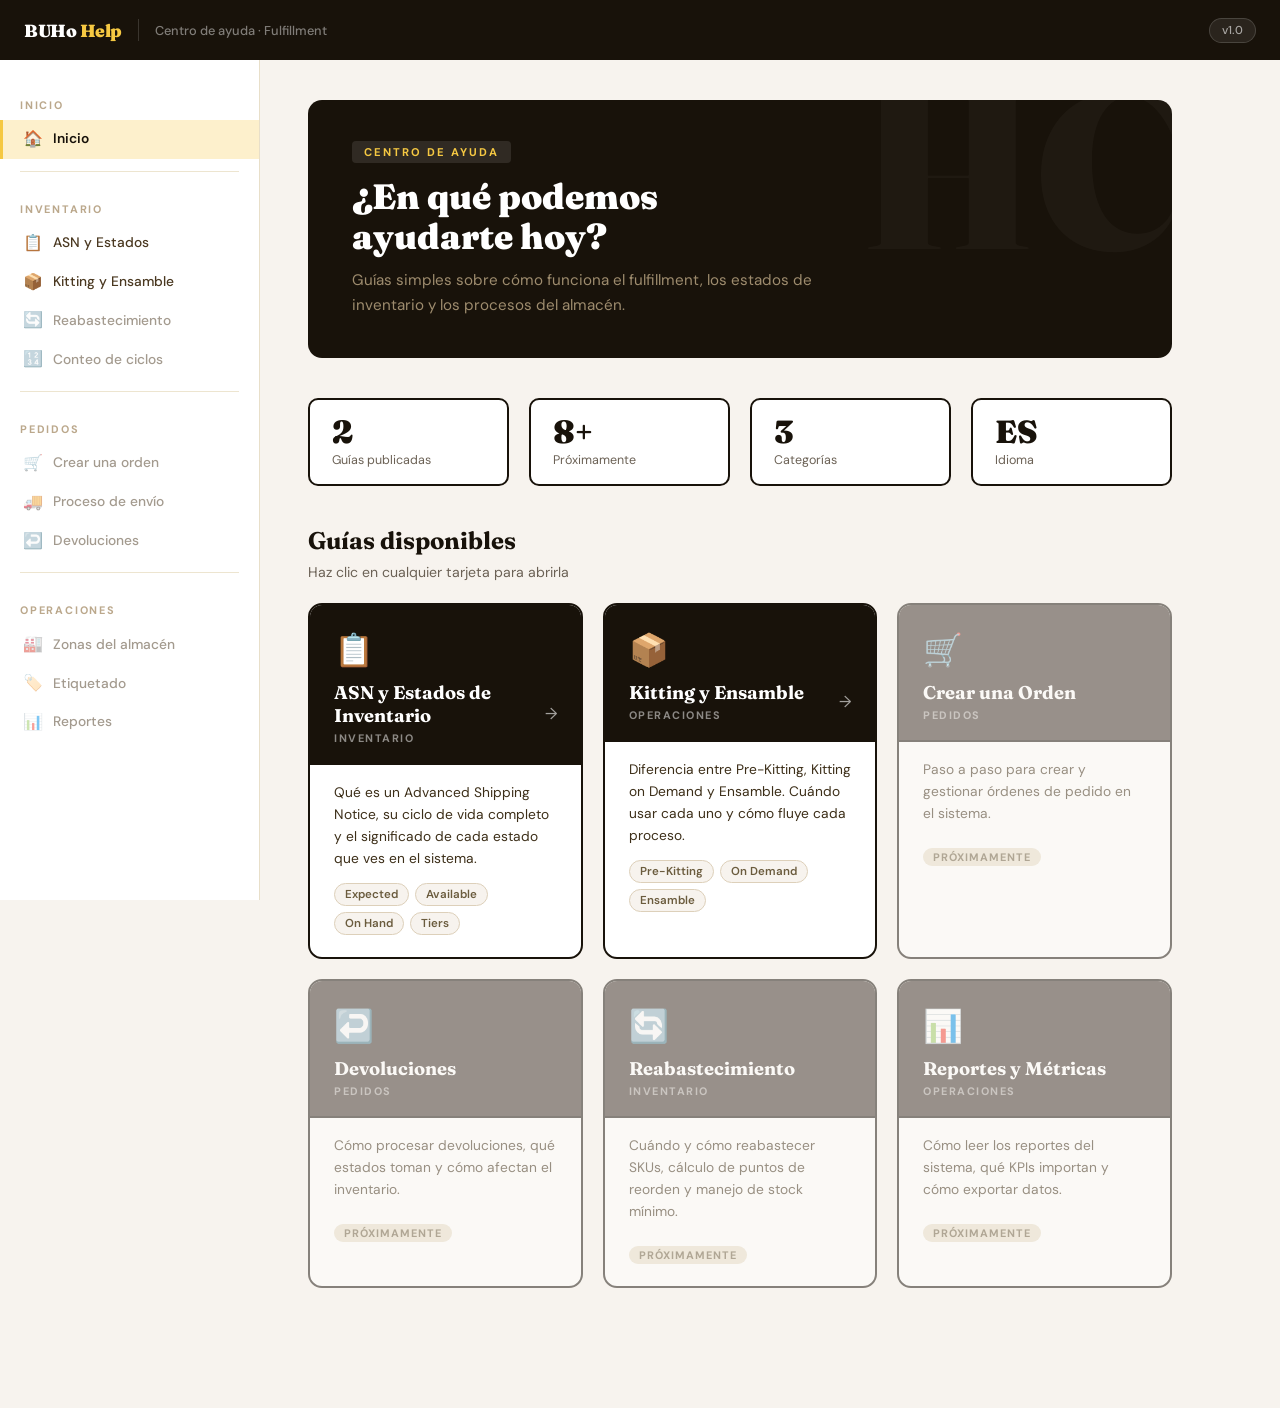
<file: index.html>
<!DOCTYPE html>
<html lang="es">
<head>
<meta charset="UTF-8">
<meta name="viewport" content="width=device-width, initial-scale=1.0">
<title>Help Center · Fulfillment</title>
<link rel="stylesheet" href="style.css">
</head>
<body>

<!-- TOPBAR -->
<nav class="topbar">
  <a class="topbar-logo" href="index.html">BUHo <span>Help</span></a>
  <div class="topbar-divider"></div>
  <span class="topbar-section">Centro de ayuda · Fulfillment</span>
  <div class="topbar-right">
    <span class="topbar-badge">v1.0</span>
  </div>
</nav>

<!-- SIDEBAR -->
<aside class="sidebar">
  <div class="sidebar-section-label">Inicio</div>
  <a href="index.html" class="active"><span class="icon">🏠</span> Inicio</a>

  <div class="sidebar-divider"></div>
  <div class="sidebar-section-label">Inventario</div>
  <a href="asn.html"><span class="icon">📋</span> ASN y Estados</a>
  <a href="kitting.html"><span class="icon">📦</span> Kitting y Ensamble</a>
  <a href="#" class="coming-soon"><span class="icon">🔄</span> Reabastecimiento</a>
  <a href="#" class="coming-soon"><span class="icon">🔢</span> Conteo de ciclos</a>

  <div class="sidebar-divider"></div>
  <div class="sidebar-section-label">Pedidos</div>
  <a href="#" class="coming-soon"><span class="icon">🛒</span> Crear una orden</a>
  <a href="#" class="coming-soon"><span class="icon">🚚</span> Proceso de envío</a>
  <a href="#" class="coming-soon"><span class="icon">↩️</span> Devoluciones</a>

  <div class="sidebar-divider"></div>
  <div class="sidebar-section-label">Operaciones</div>
  <a href="#" class="coming-soon"><span class="icon">🏭</span> Zonas del almacén</a>
  <a href="#" class="coming-soon"><span class="icon">🏷️</span> Etiquetado</a>
  <a href="#" class="coming-soon"><span class="icon">📊</span> Reportes</a>
</aside>

<!-- MAIN -->
<main class="main">

  <div class="page-hero" data-bg="HC">
    <div class="page-hero-tag">Centro de Ayuda</div>
    <h1>¿En qué podemos<br>ayudarte hoy?</h1>
    <p>Guías simples sobre cómo funciona el fulfillment, los estados de inventario y los procesos del almacén.</p>
  </div>

  <!-- STATS -->
  <div class="stats-bar">
    <div class="stat">
      <div class="stat-num">2</div>
      <div class="stat-label">Guías publicadas</div>
    </div>
    <div class="stat">
      <div class="stat-num">8+</div>
      <div class="stat-label">Próximamente</div>
    </div>
    <div class="stat">
      <div class="stat-num">3</div>
      <div class="stat-label">Categorías</div>
    </div>
    <div class="stat">
      <div class="stat-num">ES</div>
      <div class="stat-label">Idioma</div>
    </div>
  </div>

  <h2 class="section-heading">Guías disponibles</h2>
  <p class="section-sub">Haz clic en cualquier tarjeta para abrirla</p>

  <div class="home-grid">

    <!-- ASN -->
    <a href="asn.html" class="home-card">
      <div class="home-card-header" style="background:#18120A">
        <span class="home-card-icon">📋</span>
        <div style="display:flex;align-items:center;justify-content:space-between">
          <div>
            <div class="home-card-title">ASN y Estados de Inventario</div>
            <div class="home-card-cat">Inventario</div>
          </div>
          <div class="home-card-arrow">→</div>
        </div>
      </div>
      <div class="home-card-body">
        <p class="home-card-desc">Qué es un Advanced Shipping Notice, su ciclo de vida completo y el significado de cada estado que ves en el sistema.</p>
        <div class="home-card-tags">
          <span class="home-card-tag">Expected</span>
          <span class="home-card-tag">Available</span>
          <span class="home-card-tag">On Hand</span>
          <span class="home-card-tag">Tiers</span>
        </div>
      </div>
    </a>

    <!-- Kitting -->
    <a href="kitting.html" class="home-card">
      <div class="home-card-header" style="background:#18120A">
        <span class="home-card-icon">📦</span>
        <div style="display:flex;align-items:center;justify-content:space-between">
          <div>
            <div class="home-card-title">Kitting y Ensamble</div>
            <div class="home-card-cat">Operaciones</div>
          </div>
          <div class="home-card-arrow">→</div>
        </div>
      </div>
      <div class="home-card-body">
        <p class="home-card-desc">Diferencia entre Pre-Kitting, Kitting on Demand y Ensamble. Cuándo usar cada uno y cómo fluye cada proceso.</p>
        <div class="home-card-tags">
          <span class="home-card-tag">Pre-Kitting</span>
          <span class="home-card-tag">On Demand</span>
          <span class="home-card-tag">Ensamble</span>
        </div>
      </div>
    </a>

    <!-- Coming soon cards -->
    <div class="home-card coming-soon">
      <div class="home-card-header" style="background:#3C3028">
        <span class="home-card-icon">🛒</span>
        <div>
          <div class="home-card-title">Crear una Orden</div>
          <div class="home-card-cat">Pedidos</div>
        </div>
      </div>
      <div class="home-card-body">
        <p class="home-card-desc">Paso a paso para crear y gestionar órdenes de pedido en el sistema.</p>
        <span class="coming-badge">Próximamente</span>
      </div>
    </div>

    <div class="home-card coming-soon">
      <div class="home-card-header" style="background:#3C3028">
        <span class="home-card-icon">↩️</span>
        <div>
          <div class="home-card-title">Devoluciones</div>
          <div class="home-card-cat">Pedidos</div>
        </div>
      </div>
      <div class="home-card-body">
        <p class="home-card-desc">Cómo procesar devoluciones, qué estados toman y cómo afectan el inventario.</p>
        <span class="coming-badge">Próximamente</span>
      </div>
    </div>

    <div class="home-card coming-soon">
      <div class="home-card-header" style="background:#3C3028">
        <span class="home-card-icon">🔄</span>
        <div>
          <div class="home-card-title">Reabastecimiento</div>
          <div class="home-card-cat">Inventario</div>
        </div>
      </div>
      <div class="home-card-body">
        <p class="home-card-desc">Cuándo y cómo reabastecer SKUs, cálculo de puntos de reorden y manejo de stock mínimo.</p>
        <span class="coming-badge">Próximamente</span>
      </div>
    </div>

    <div class="home-card coming-soon">
      <div class="home-card-header" style="background:#3C3028">
        <span class="home-card-icon">📊</span>
        <div>
          <div class="home-card-title">Reportes y Métricas</div>
          <div class="home-card-cat">Operaciones</div>
        </div>
      </div>
      <div class="home-card-body">
        <p class="home-card-desc">Cómo leer los reportes del sistema, qué KPIs importan y cómo exportar datos.</p>
        <span class="coming-badge">Próximamente</span>
      </div>
    </div>

  </div>
</main>

</body>
</html>
</file>
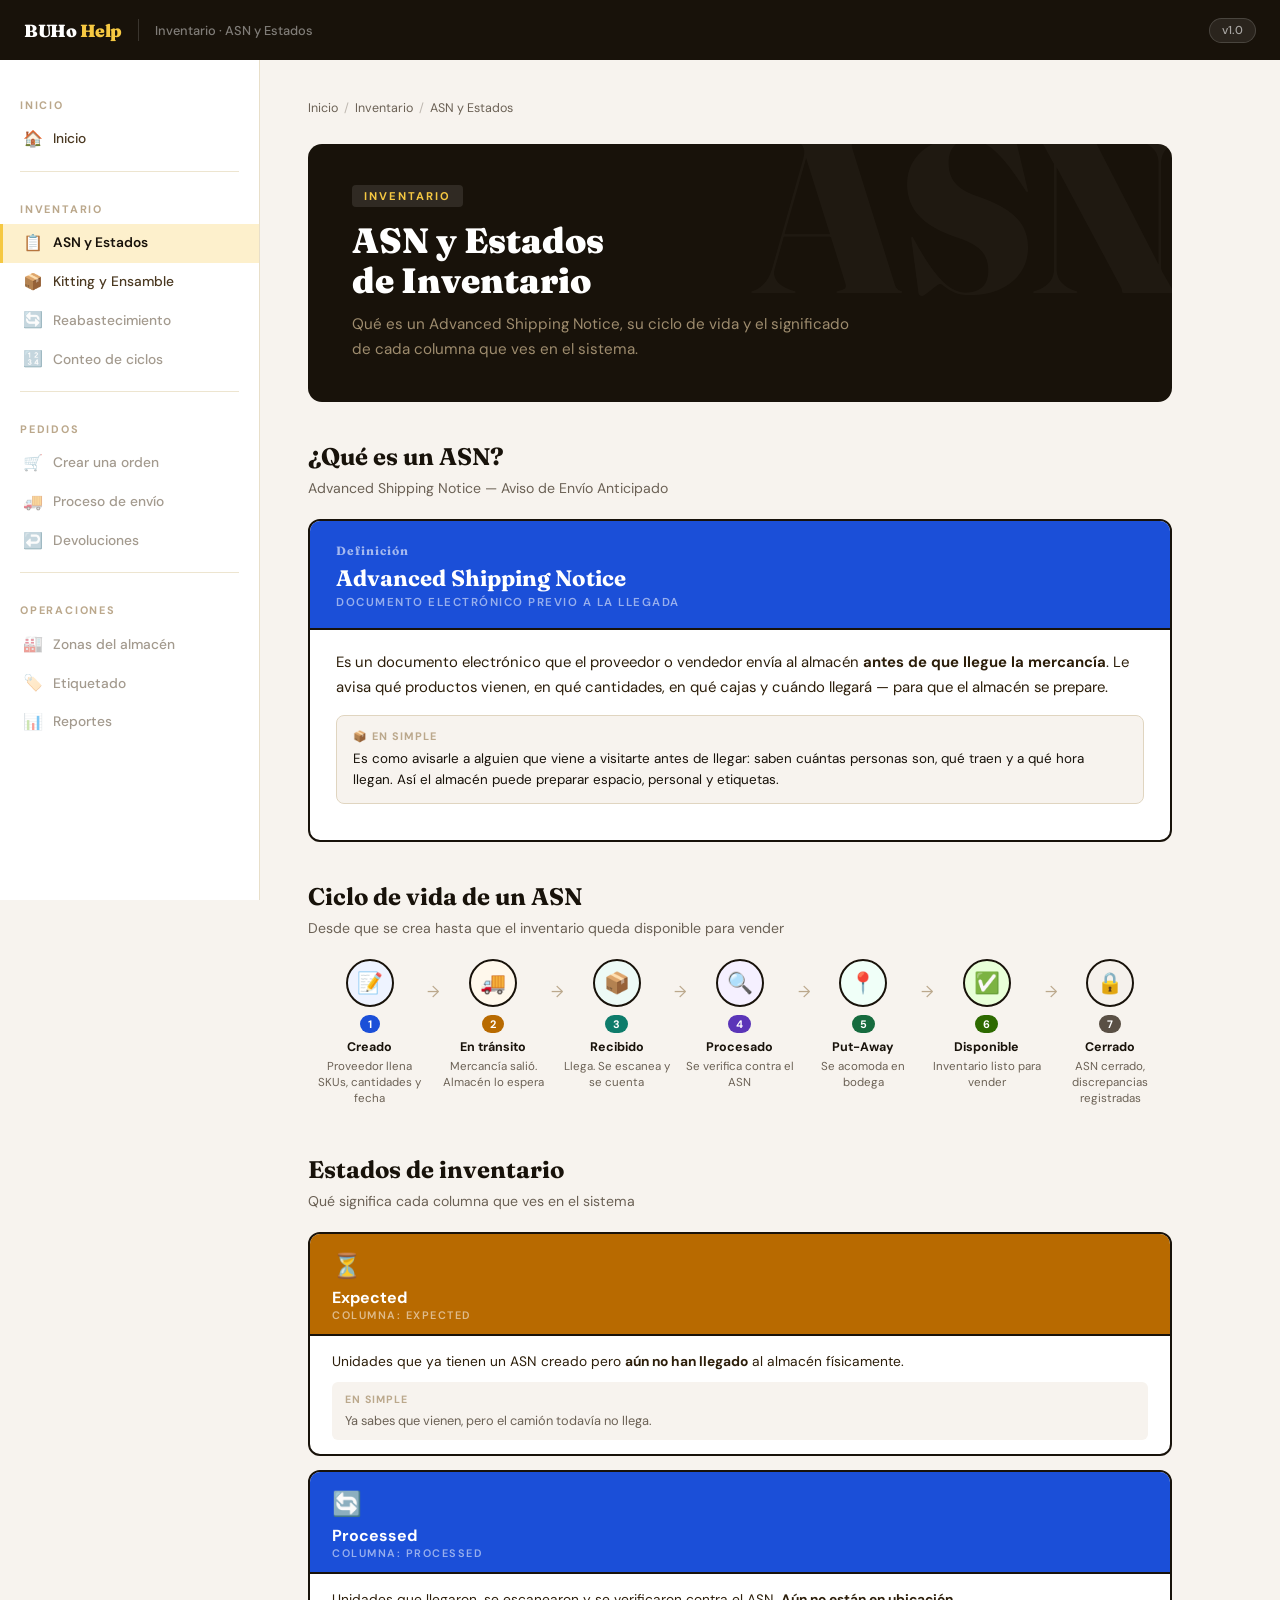
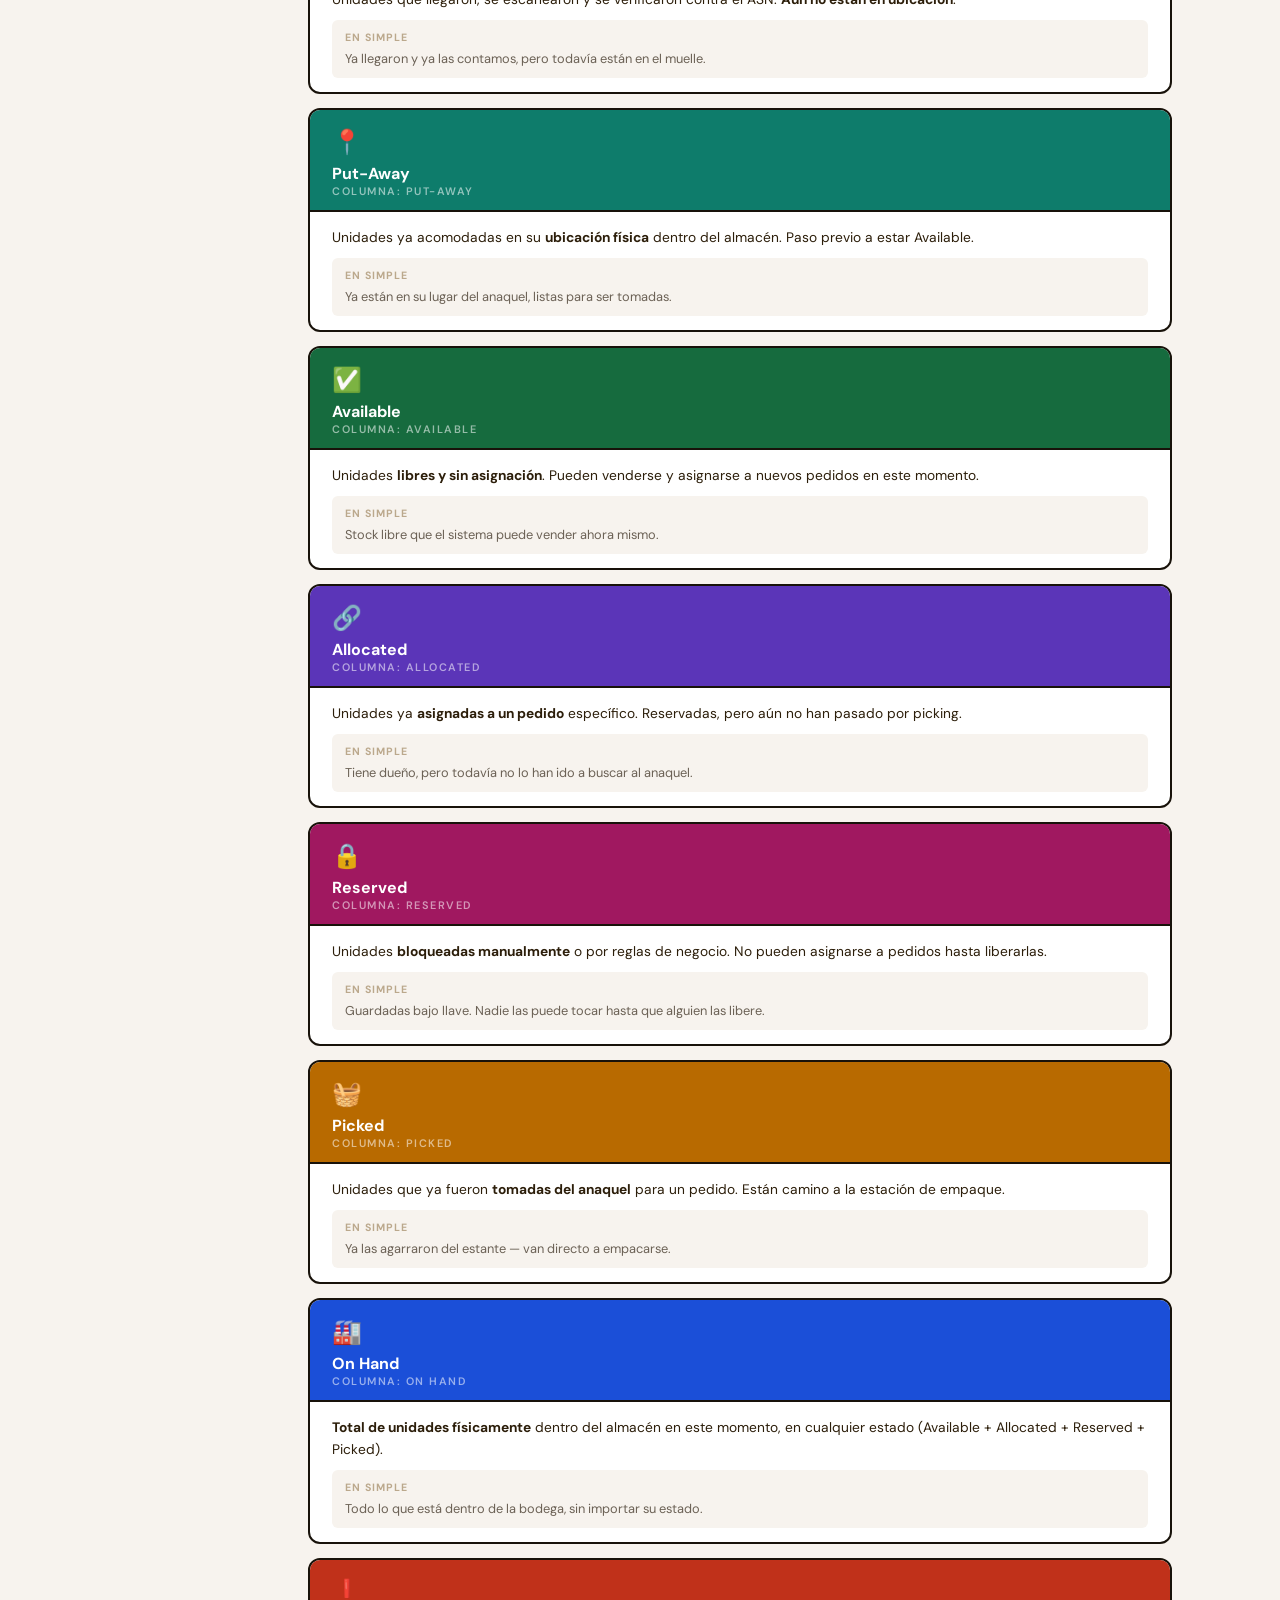
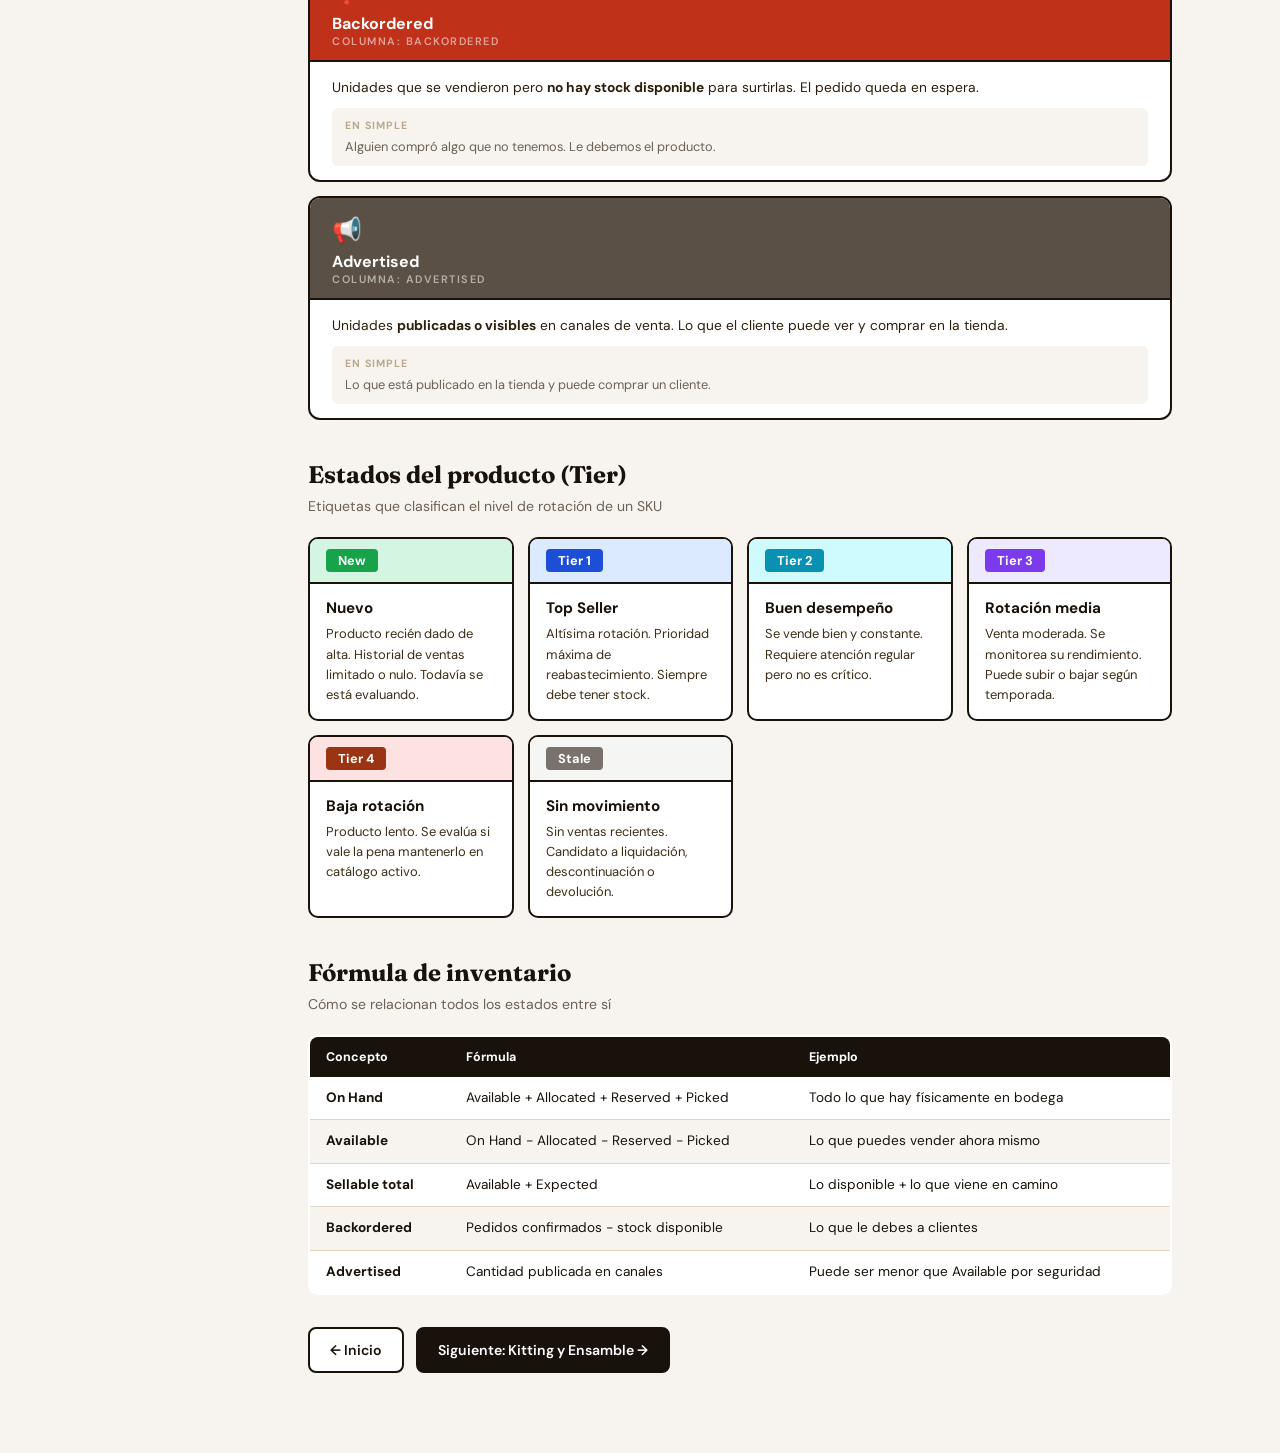
<file: asn.html>
<!DOCTYPE html>
<html lang="es">
<head>
<meta charset="UTF-8">
<meta name="viewport" content="width=device-width, initial-scale=1.0">
<title>ASN y Estados de Inventario · Help Center</title>
<link rel="stylesheet" href="style.css">
</head>
<body>

<nav class="topbar">
  <a class="topbar-logo" href="index.html">BUHo <span>Help</span></a>
  <div class="topbar-divider"></div>
  <span class="topbar-section">Inventario · ASN y Estados</span>
  <div class="topbar-right">
    <span class="topbar-badge">v1.0</span>
  </div>
</nav>

<aside class="sidebar">
  <div class="sidebar-section-label">Inicio</div>
  <a href="index.html"><span class="icon">🏠</span> Inicio</a>

  <div class="sidebar-divider"></div>
  <div class="sidebar-section-label">Inventario</div>
  <a href="asn.html" class="active"><span class="icon">📋</span> ASN y Estados</a>
  <a href="kitting.html"><span class="icon">📦</span> Kitting y Ensamble</a>
  <a href="#" class="coming-soon"><span class="icon">🔄</span> Reabastecimiento</a>
  <a href="#" class="coming-soon"><span class="icon">🔢</span> Conteo de ciclos</a>

  <div class="sidebar-divider"></div>
  <div class="sidebar-section-label">Pedidos</div>
  <a href="#" class="coming-soon"><span class="icon">🛒</span> Crear una orden</a>
  <a href="#" class="coming-soon"><span class="icon">🚚</span> Proceso de envío</a>
  <a href="#" class="coming-soon"><span class="icon">↩️</span> Devoluciones</a>

  <div class="sidebar-divider"></div>
  <div class="sidebar-section-label">Operaciones</div>
  <a href="#" class="coming-soon"><span class="icon">🏭</span> Zonas del almacén</a>
  <a href="#" class="coming-soon"><span class="icon">🏷️</span> Etiquetado</a>
  <a href="#" class="coming-soon"><span class="icon">📊</span> Reportes</a>
</aside>

<main class="main">

  <div class="breadcrumb">
    <a href="index.html">Inicio</a>
    <span class="sep">/</span>
    <a href="#">Inventario</a>
    <span class="sep">/</span>
    <span>ASN y Estados</span>
  </div>

  <div class="page-hero" data-bg="ASN">
    <div class="page-hero-tag">Inventario</div>
    <h1>ASN y Estados<br>de Inventario</h1>
    <p>Qué es un Advanced Shipping Notice, su ciclo de vida y el significado de cada columna que ves en el sistema.</p>
  </div>

  <!-- DEFINICION -->
  <h2 class="section-heading">¿Qué es un ASN?</h2>
  <p class="section-sub">Advanced Shipping Notice — Aviso de Envío Anticipado</p>

  <div class="concept-card">
    <div class="concept-header" style="background:#1B4FD8">
      <div class="num">Definición</div>
      <div class="title">Advanced Shipping Notice</div>
      <div class="subtitle">Documento electrónico previo a la llegada</div>
    </div>
    <div class="concept-body">
      <p class="concept-def">Es un documento electrónico que el proveedor o vendedor envía al almacén <strong>antes de que llegue la mercancía</strong>. Le avisa qué productos vienen, en qué cantidades, en qué cajas y cuándo llegará — para que el almacén se prepare.</p>
      <div class="concept-analogy">
        <strong>📦 En simple</strong>
        Es como avisarle a alguien que viene a visitarte antes de llegar: saben cuántas personas son, qué traen y a qué hora llegan. Así el almacén puede preparar espacio, personal y etiquetas.
      </div>
    </div>
  </div>

  <!-- LIFECYCLE -->
  <h2 class="section-heading" style="margin-top:40px">Ciclo de vida de un ASN</h2>
  <p class="section-sub">Desde que se crea hasta que el inventario queda disponible para vender</p>

  <div class="lifecycle">
    <div class="lc-step">
      <div class="lc-dot" style="background:#EEF3FF">📝</div>
      <span class="lc-num" style="background:#1B4FD8">1</span>
      <div class="lc-name">Creado</div>
      <div class="lc-desc">Proveedor llena SKUs, cantidades y fecha</div>
    </div>
    <div class="lc-step">
      <div class="lc-dot" style="background:#FFF8EC">🚚</div>
      <span class="lc-num" style="background:#B86A00">2</span>
      <div class="lc-name">En tránsito</div>
      <div class="lc-desc">Mercancía salió. Almacén lo espera</div>
    </div>
    <div class="lc-step">
      <div class="lc-dot" style="background:#EDFAF6">📦</div>
      <span class="lc-num" style="background:#0E7C6B">3</span>
      <div class="lc-name">Recibido</div>
      <div class="lc-desc">Llega. Se escanea y se cuenta</div>
    </div>
    <div class="lc-step">
      <div class="lc-dot" style="background:#F5F0FF">🔍</div>
      <span class="lc-num" style="background:#5B35B8">4</span>
      <div class="lc-name">Procesado</div>
      <div class="lc-desc">Se verifica contra el ASN</div>
    </div>
    <div class="lc-step">
      <div class="lc-dot" style="background:#F0FFF8">📍</div>
      <span class="lc-num" style="background:#166B3E">5</span>
      <div class="lc-name">Put-Away</div>
      <div class="lc-desc">Se acomoda en bodega</div>
    </div>
    <div class="lc-step">
      <div class="lc-dot" style="background:#E8FFD8">✅</div>
      <span class="lc-num" style="background:#2D6A00">6</span>
      <div class="lc-name">Disponible</div>
      <div class="lc-desc">Inventario listo para vender</div>
    </div>
    <div class="lc-step">
      <div class="lc-dot" style="background:#F5F1EC">🔒</div>
      <span class="lc-num" style="background:#5A5045">7</span>
      <div class="lc-name">Cerrado</div>
      <div class="lc-desc">ASN cerrado, discrepancias registradas</div>
    </div>
  </div>

  <!-- ESTADOS -->
  <h2 class="section-heading">Estados de inventario</h2>
  <p class="section-sub">Qué significa cada columna que ves en el sistema</p>

  <div class="state-card">
    <div class="state-header" style="background:#B86A00">
      <span class="icon">⏳</span>
      <div class="name">Expected</div>
      <div class="col-label">Columna: Expected</div>
    </div>
    <div class="state-body">
      <p class="state-def">Unidades que ya tienen un ASN creado pero <strong>aún no han llegado</strong> al almacén físicamente.</p>
      <div class="state-analogy"><strong>En simple</strong>Ya sabes que vienen, pero el camión todavía no llega.</div>
    </div>
  </div>

  <div class="state-card">
    <div class="state-header" style="background:#1B4FD8">
      <span class="icon">🔄</span>
      <div class="name">Processed</div>
      <div class="col-label">Columna: Processed</div>
    </div>
    <div class="state-body">
      <p class="state-def">Unidades que llegaron, se escanearon y se verificaron contra el ASN. <strong>Aún no están en ubicación</strong>.</p>
      <div class="state-analogy"><strong>En simple</strong>Ya llegaron y ya las contamos, pero todavía están en el muelle.</div>
    </div>
  </div>

  <div class="state-card">
    <div class="state-header" style="background:#0E7C6B">
      <span class="icon">📍</span>
      <div class="name">Put-Away</div>
      <div class="col-label">Columna: Put-Away</div>
    </div>
    <div class="state-body">
      <p class="state-def">Unidades ya acomodadas en su <strong>ubicación física</strong> dentro del almacén. Paso previo a estar Available.</p>
      <div class="state-analogy"><strong>En simple</strong>Ya están en su lugar del anaquel, listas para ser tomadas.</div>
    </div>
  </div>

  <div class="state-card">
    <div class="state-header" style="background:#166B3E">
      <span class="icon">✅</span>
      <div class="name">Available</div>
      <div class="col-label">Columna: Available</div>
    </div>
    <div class="state-body">
      <p class="state-def">Unidades <strong>libres y sin asignación</strong>. Pueden venderse y asignarse a nuevos pedidos en este momento.</p>
      <div class="state-analogy"><strong>En simple</strong>Stock libre que el sistema puede vender ahora mismo.</div>
    </div>
  </div>

  <div class="state-card">
    <div class="state-header" style="background:#5B35B8">
      <span class="icon">🔗</span>
      <div class="name">Allocated</div>
      <div class="col-label">Columna: Allocated</div>
    </div>
    <div class="state-body">
      <p class="state-def">Unidades ya <strong>asignadas a un pedido</strong> específico. Reservadas, pero aún no han pasado por picking.</p>
      <div class="state-analogy"><strong>En simple</strong>Tiene dueño, pero todavía no lo han ido a buscar al anaquel.</div>
    </div>
  </div>

  <div class="state-card">
    <div class="state-header" style="background:#A01860">
      <span class="icon">🔒</span>
      <div class="name">Reserved</div>
      <div class="col-label">Columna: Reserved</div>
    </div>
    <div class="state-body">
      <p class="state-def">Unidades <strong>bloqueadas manualmente</strong> o por reglas de negocio. No pueden asignarse a pedidos hasta liberarlas.</p>
      <div class="state-analogy"><strong>En simple</strong>Guardadas bajo llave. Nadie las puede tocar hasta que alguien las libere.</div>
    </div>
  </div>

  <div class="state-card">
    <div class="state-header" style="background:#B86A00">
      <span class="icon">🧺</span>
      <div class="name">Picked</div>
      <div class="col-label">Columna: Picked</div>
    </div>
    <div class="state-body">
      <p class="state-def">Unidades que ya fueron <strong>tomadas del anaquel</strong> para un pedido. Están camino a la estación de empaque.</p>
      <div class="state-analogy"><strong>En simple</strong>Ya las agarraron del estante — van directo a empacarse.</div>
    </div>
  </div>

  <div class="state-card">
    <div class="state-header" style="background:#1B4FD8">
      <span class="icon">🏭</span>
      <div class="name">On Hand</div>
      <div class="col-label">Columna: On Hand</div>
    </div>
    <div class="state-body">
      <p class="state-def"><strong>Total de unidades físicamente</strong> dentro del almacén en este momento, en cualquier estado (Available + Allocated + Reserved + Picked).</p>
      <div class="state-analogy"><strong>En simple</strong>Todo lo que está dentro de la bodega, sin importar su estado.</div>
    </div>
  </div>

  <div class="state-card">
    <div class="state-header" style="background:#C0311A">
      <span class="icon">❗</span>
      <div class="name">Backordered</div>
      <div class="col-label">Columna: Backordered</div>
    </div>
    <div class="state-body">
      <p class="state-def">Unidades que se vendieron pero <strong>no hay stock disponible</strong> para surtirlas. El pedido queda en espera.</p>
      <div class="state-analogy"><strong>En simple</strong>Alguien compró algo que no tenemos. Le debemos el producto.</div>
    </div>
  </div>

  <div class="state-card">
    <div class="state-header" style="background:#5A5045">
      <span class="icon">📢</span>
      <div class="name">Advertised</div>
      <div class="col-label">Columna: Advertised</div>
    </div>
    <div class="state-body">
      <p class="state-def">Unidades <strong>publicadas o visibles</strong> en canales de venta. Lo que el cliente puede ver y comprar en la tienda.</p>
      <div class="state-analogy"><strong>En simple</strong>Lo que está publicado en la tienda y puede comprar un cliente.</div>
    </div>
  </div>

  <!-- TIERS -->
  <h2 class="section-heading">Estados del producto (Tier)</h2>
  <p class="section-sub">Etiquetas que clasifican el nivel de rotación de un SKU</p>

  <div class="tier-grid">
    <div class="tier-card">
      <div class="tier-badge-bar" style="background:#D4F5E2">
        <span class="tier-badge" style="background:#16A34A">New</span>
      </div>
      <div class="tier-body">
        <div class="tier-title">Nuevo</div>
        <div class="tier-desc">Producto recién dado de alta. Historial de ventas limitado o nulo. Todavía se está evaluando.</div>
      </div>
    </div>
    <div class="tier-card">
      <div class="tier-badge-bar" style="background:#DBEAFE">
        <span class="tier-badge" style="background:#1D4ED8">Tier 1</span>
      </div>
      <div class="tier-body">
        <div class="tier-title">Top Seller</div>
        <div class="tier-desc">Altísima rotación. Prioridad máxima de reabastecimiento. Siempre debe tener stock.</div>
      </div>
    </div>
    <div class="tier-card">
      <div class="tier-badge-bar" style="background:#CFFAFE">
        <span class="tier-badge" style="background:#0891B2">Tier 2</span>
      </div>
      <div class="tier-body">
        <div class="tier-title">Buen desempeño</div>
        <div class="tier-desc">Se vende bien y constante. Requiere atención regular pero no es crítico.</div>
      </div>
    </div>
    <div class="tier-card">
      <div class="tier-badge-bar" style="background:#EDE9FE">
        <span class="tier-badge" style="background:#7C3AED">Tier 3</span>
      </div>
      <div class="tier-body">
        <div class="tier-title">Rotación media</div>
        <div class="tier-desc">Venta moderada. Se monitorea su rendimiento. Puede subir o bajar según temporada.</div>
      </div>
    </div>
    <div class="tier-card">
      <div class="tier-badge-bar" style="background:#FEE2E2">
        <span class="tier-badge" style="background:#9A3412">Tier 4</span>
      </div>
      <div class="tier-body">
        <div class="tier-title">Baja rotación</div>
        <div class="tier-desc">Producto lento. Se evalúa si vale la pena mantenerlo en catálogo activo.</div>
      </div>
    </div>
    <div class="tier-card">
      <div class="tier-badge-bar" style="background:#F5F5F4">
        <span class="tier-badge" style="background:#78716C">Stale</span>
      </div>
      <div class="tier-body">
        <div class="tier-title">Sin movimiento</div>
        <div class="tier-desc">Sin ventas recientes. Candidato a liquidación, descontinuación o devolución.</div>
      </div>
    </div>
  </div>

  <!-- FORMULA -->
  <h2 class="section-heading">Fórmula de inventario</h2>
  <p class="section-sub">Cómo se relacionan todos los estados entre sí</p>

  <table class="formula-table">
    <thead>
      <tr>
        <th>Concepto</th>
        <th>Fórmula</th>
        <th>Ejemplo</th>
      </tr>
    </thead>
    <tbody>
      <tr><td>On Hand</td><td>Available + Allocated + Reserved + Picked</td><td>Todo lo que hay físicamente en bodega</td></tr>
      <tr><td>Available</td><td>On Hand − Allocated − Reserved − Picked</td><td>Lo que puedes vender ahora mismo</td></tr>
      <tr><td>Sellable total</td><td>Available + Expected</td><td>Lo disponible + lo que viene en camino</td></tr>
      <tr><td>Backordered</td><td>Pedidos confirmados − stock disponible</td><td>Lo que le debes a clientes</td></tr>
      <tr><td>Advertised</td><td>Cantidad publicada en canales</td><td>Puede ser menor que Available por seguridad</td></tr>
    </tbody>
  </table>

  <div style="display:flex;gap:12px;margin-top:8px">
    <a href="index.html" style="display:inline-flex;align-items:center;gap:8px;padding:12px 20px;border:2px solid var(--ink);border-radius:8px;text-decoration:none;color:var(--ink);font-weight:600;font-size:0.88rem;background:#fff">← Inicio</a>
    <a href="kitting.html" style="display:inline-flex;align-items:center;gap:8px;padding:12px 20px;border:2px solid var(--ink);border-radius:8px;text-decoration:none;color:#fff;font-weight:600;font-size:0.88rem;background:var(--ink)">Siguiente: Kitting y Ensamble →</a>
  </div>

</main>
</body>
</html>
</file>
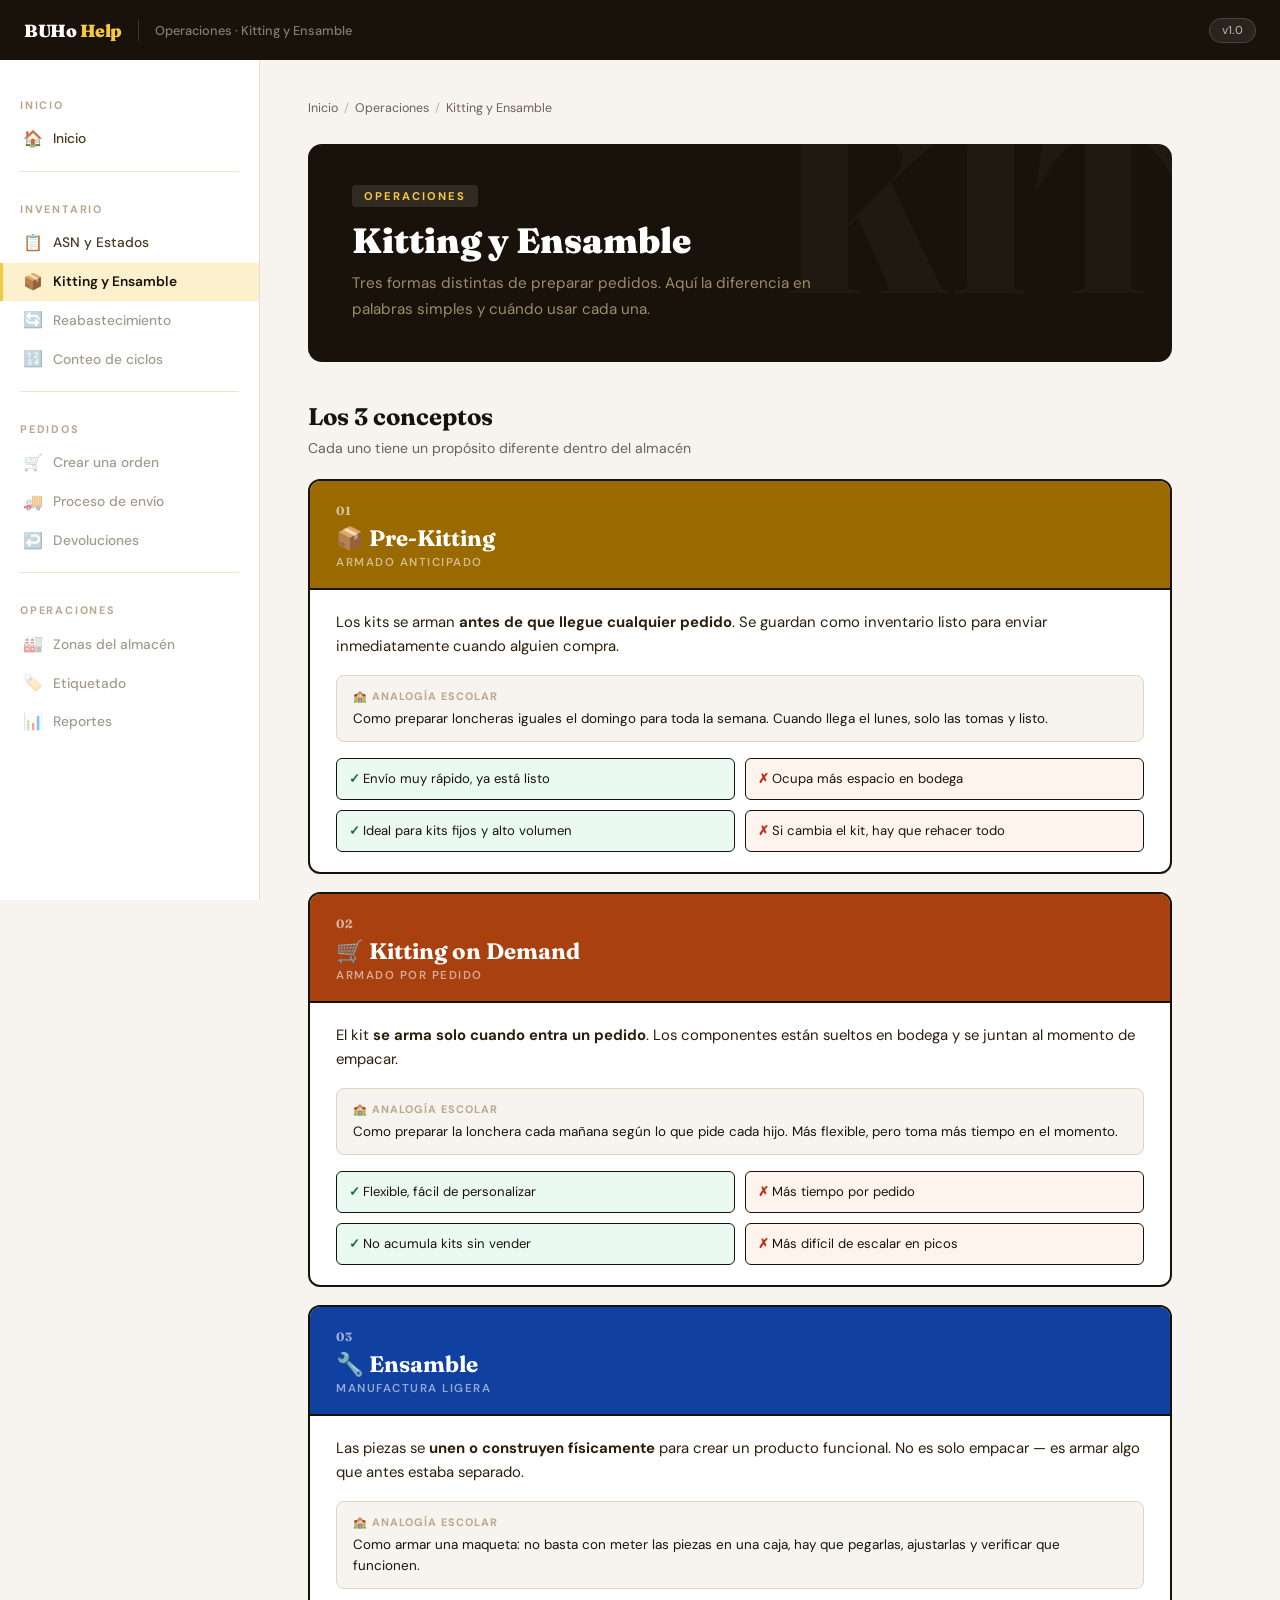
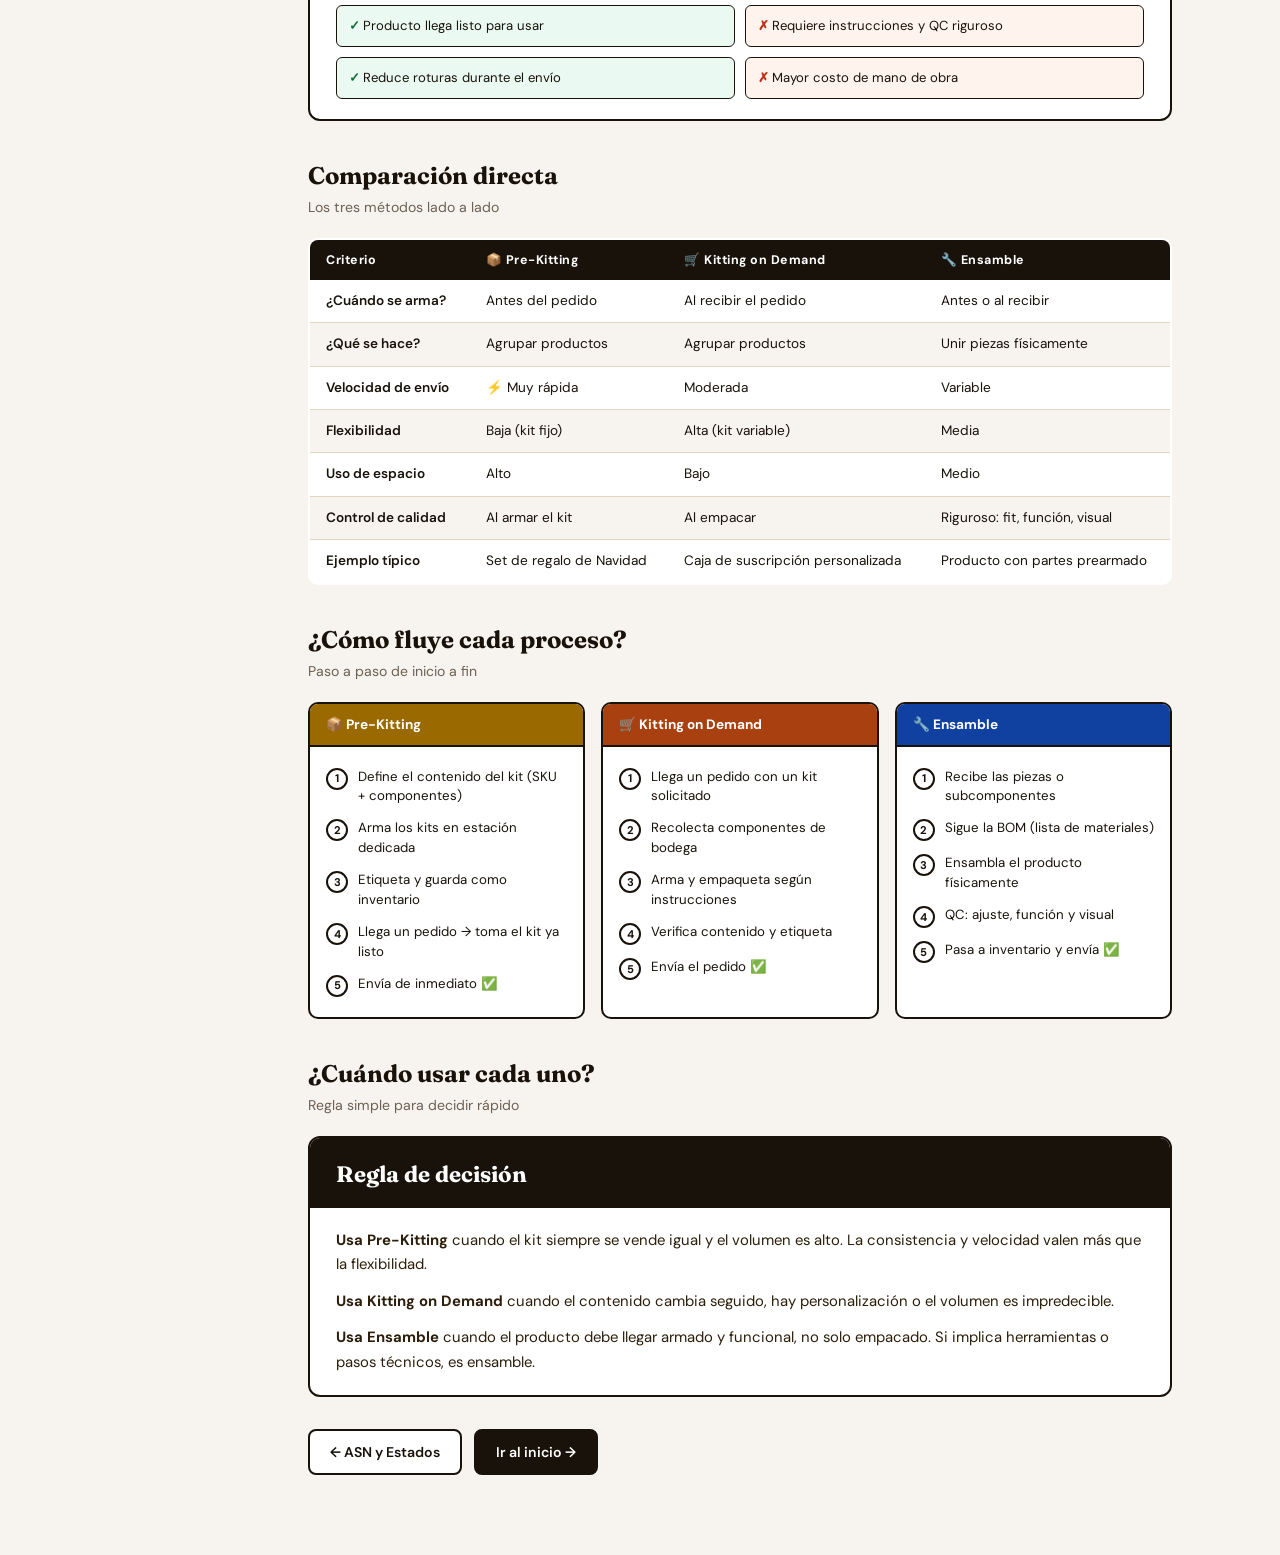
<file: kitting.html>
<!DOCTYPE html>
<html lang="es">
<head>
<meta charset="UTF-8">
<meta name="viewport" content="width=device-width, initial-scale=1.0">
<title>Kitting y Ensamble · Help Center</title>
<link rel="stylesheet" href="style.css">
</head>
<body>

<nav class="topbar">
  <a class="topbar-logo" href="index.html">BUHo <span>Help</span></a>
  <div class="topbar-divider"></div>
  <span class="topbar-section">Operaciones · Kitting y Ensamble</span>
  <div class="topbar-right">
    <span class="topbar-badge">v1.0</span>
  </div>
</nav>

<aside class="sidebar">
  <div class="sidebar-section-label">Inicio</div>
  <a href="index.html"><span class="icon">🏠</span> Inicio</a>

  <div class="sidebar-divider"></div>
  <div class="sidebar-section-label">Inventario</div>
  <a href="asn.html"><span class="icon">📋</span> ASN y Estados</a>
  <a href="kitting.html" class="active"><span class="icon">📦</span> Kitting y Ensamble</a>
  <a href="#" class="coming-soon"><span class="icon">🔄</span> Reabastecimiento</a>
  <a href="#" class="coming-soon"><span class="icon">🔢</span> Conteo de ciclos</a>

  <div class="sidebar-divider"></div>
  <div class="sidebar-section-label">Pedidos</div>
  <a href="#" class="coming-soon"><span class="icon">🛒</span> Crear una orden</a>
  <a href="#" class="coming-soon"><span class="icon">🚚</span> Proceso de envío</a>
  <a href="#" class="coming-soon"><span class="icon">↩️</span> Devoluciones</a>

  <div class="sidebar-divider"></div>
  <div class="sidebar-section-label">Operaciones</div>
  <a href="#" class="coming-soon"><span class="icon">🏭</span> Zonas del almacén</a>
  <a href="#" class="coming-soon"><span class="icon">🏷️</span> Etiquetado</a>
  <a href="#" class="coming-soon"><span class="icon">📊</span> Reportes</a>
</aside>

<main class="main">

  <div class="breadcrumb">
    <a href="index.html">Inicio</a>
    <span class="sep">/</span>
    <a href="#">Operaciones</a>
    <span class="sep">/</span>
    <span>Kitting y Ensamble</span>
  </div>

  <div class="page-hero" data-bg="KIT">
    <div class="page-hero-tag">Operaciones</div>
    <h1>Kitting y Ensamble</h1>
    <p>Tres formas distintas de preparar pedidos. Aquí la diferencia en palabras simples y cuándo usar cada una.</p>
  </div>

  <!-- CONCEPTS -->
  <h2 class="section-heading">Los 3 conceptos</h2>
  <p class="section-sub">Cada uno tiene un propósito diferente dentro del almacén</p>

  <div class="concept-card">
    <div class="concept-header" style="background:#9A6A00">
      <div class="num">01</div>
      <div class="title">📦 Pre-Kitting</div>
      <div class="subtitle">Armado anticipado</div>
    </div>
    <div class="concept-body">
      <p class="concept-def">Los kits se arman <strong>antes de que llegue cualquier pedido</strong>. Se guardan como inventario listo para enviar inmediatamente cuando alguien compra.</p>
      <div class="concept-analogy">
        <strong>🏫 Analogía escolar</strong>
        Como preparar loncheras iguales el domingo para toda la semana. Cuando llega el lunes, solo las tomas y listo.
      </div>
      <div class="pros-cons">
        <div class="pro">Envío muy rápido, ya está listo</div>
        <div class="con">Ocupa más espacio en bodega</div>
        <div class="pro">Ideal para kits fijos y alto volumen</div>
        <div class="con">Si cambia el kit, hay que rehacer todo</div>
      </div>
    </div>
  </div>

  <div class="concept-card">
    <div class="concept-header" style="background:#A84010">
      <div class="num">02</div>
      <div class="title">🛒 Kitting on Demand</div>
      <div class="subtitle">Armado por pedido</div>
    </div>
    <div class="concept-body">
      <p class="concept-def">El kit <strong>se arma solo cuando entra un pedido</strong>. Los componentes están sueltos en bodega y se juntan al momento de empacar.</p>
      <div class="concept-analogy">
        <strong>🏫 Analogía escolar</strong>
        Como preparar la lonchera cada mañana según lo que pide cada hijo. Más flexible, pero toma más tiempo en el momento.
      </div>
      <div class="pros-cons">
        <div class="pro">Flexible, fácil de personalizar</div>
        <div class="con">Más tiempo por pedido</div>
        <div class="pro">No acumula kits sin vender</div>
        <div class="con">Más difícil de escalar en picos</div>
      </div>
    </div>
  </div>

  <div class="concept-card">
    <div class="concept-header" style="background:#1040A0">
      <div class="num">03</div>
      <div class="title">🔧 Ensamble</div>
      <div class="subtitle">Manufactura ligera</div>
    </div>
    <div class="concept-body">
      <p class="concept-def">Las piezas se <strong>unen o construyen físicamente</strong> para crear un producto funcional. No es solo empacar — es armar algo que antes estaba separado.</p>
      <div class="concept-analogy">
        <strong>🏫 Analogía escolar</strong>
        Como armar una maqueta: no basta con meter las piezas en una caja, hay que pegarlas, ajustarlas y verificar que funcionen.
      </div>
      <div class="pros-cons">
        <div class="pro">Producto llega listo para usar</div>
        <div class="con">Requiere instrucciones y QC riguroso</div>
        <div class="pro">Reduce roturas durante el envío</div>
        <div class="con">Mayor costo de mano de obra</div>
      </div>
    </div>
  </div>

  <!-- COMPARISON -->
  <h2 class="section-heading">Comparación directa</h2>
  <p class="section-sub">Los tres métodos lado a lado</p>

  <table class="compare-table">
    <thead>
      <tr>
        <th>Criterio</th>
        <th>📦 Pre-Kitting</th>
        <th>🛒 Kitting on Demand</th>
        <th>🔧 Ensamble</th>
      </tr>
    </thead>
    <tbody>
      <tr><td>¿Cuándo se arma?</td><td>Antes del pedido</td><td>Al recibir el pedido</td><td>Antes o al recibir</td></tr>
      <tr><td>¿Qué se hace?</td><td>Agrupar productos</td><td>Agrupar productos</td><td>Unir piezas físicamente</td></tr>
      <tr><td>Velocidad de envío</td><td>⚡ Muy rápida</td><td>Moderada</td><td>Variable</td></tr>
      <tr><td>Flexibilidad</td><td>Baja (kit fijo)</td><td>Alta (kit variable)</td><td>Media</td></tr>
      <tr><td>Uso de espacio</td><td>Alto</td><td>Bajo</td><td>Medio</td></tr>
      <tr><td>Control de calidad</td><td>Al armar el kit</td><td>Al empacar</td><td>Riguroso: fit, función, visual</td></tr>
      <tr><td>Ejemplo típico</td><td>Set de regalo de Navidad</td><td>Caja de suscripción personalizada</td><td>Producto con partes prearmado</td></tr>
    </tbody>
  </table>

  <!-- FLOWS -->
  <h2 class="section-heading">¿Cómo fluye cada proceso?</h2>
  <p class="section-sub">Paso a paso de inicio a fin</p>

  <div class="flow-grid">
    <div class="flow-card">
      <div class="flow-card-title" style="background:#9A6A00">📦 Pre-Kitting</div>
      <div class="flow-steps">
        <div class="flow-step"><div class="flow-step-num">1</div>Define el contenido del kit (SKU + componentes)</div>
        <div class="flow-step"><div class="flow-step-num">2</div>Arma los kits en estación dedicada</div>
        <div class="flow-step"><div class="flow-step-num">3</div>Etiqueta y guarda como inventario</div>
        <div class="flow-step"><div class="flow-step-num">4</div>Llega un pedido → toma el kit ya listo</div>
        <div class="flow-step"><div class="flow-step-num">5</div>Envía de inmediato ✅</div>
      </div>
    </div>
    <div class="flow-card">
      <div class="flow-card-title" style="background:#A84010">🛒 Kitting on Demand</div>
      <div class="flow-steps">
        <div class="flow-step"><div class="flow-step-num">1</div>Llega un pedido con un kit solicitado</div>
        <div class="flow-step"><div class="flow-step-num">2</div>Recolecta componentes de bodega</div>
        <div class="flow-step"><div class="flow-step-num">3</div>Arma y empaqueta según instrucciones</div>
        <div class="flow-step"><div class="flow-step-num">4</div>Verifica contenido y etiqueta</div>
        <div class="flow-step"><div class="flow-step-num">5</div>Envía el pedido ✅</div>
      </div>
    </div>
    <div class="flow-card">
      <div class="flow-card-title" style="background:#1040A0">🔧 Ensamble</div>
      <div class="flow-steps">
        <div class="flow-step"><div class="flow-step-num">1</div>Recibe las piezas o subcomponentes</div>
        <div class="flow-step"><div class="flow-step-num">2</div>Sigue la BOM (lista de materiales)</div>
        <div class="flow-step"><div class="flow-step-num">3</div>Ensambla el producto físicamente</div>
        <div class="flow-step"><div class="flow-step-num">4</div>QC: ajuste, función y visual</div>
        <div class="flow-step"><div class="flow-step-num">5</div>Pasa a inventario y envía ✅</div>
      </div>
    </div>
  </div>

  <!-- WHEN TO USE -->
  <h2 class="section-heading">¿Cuándo usar cada uno?</h2>
  <p class="section-sub">Regla simple para decidir rápido</p>

  <div class="concept-card">
    <div class="concept-header" style="background:#18120A">
      <div class="title">Regla de decisión</div>
    </div>
    <div class="concept-body">
      <p class="concept-def" style="margin-bottom:12px">
        <strong>Usa Pre-Kitting</strong> cuando el kit siempre se vende igual y el volumen es alto. La consistencia y velocidad valen más que la flexibilidad.
      </p>
      <p class="concept-def" style="margin-bottom:12px">
        <strong>Usa Kitting on Demand</strong> cuando el contenido cambia seguido, hay personalización o el volumen es impredecible.
      </p>
      <p class="concept-def" style="margin-bottom:0">
        <strong>Usa Ensamble</strong> cuando el producto debe llegar armado y funcional, no solo empacado. Si implica herramientas o pasos técnicos, es ensamble.
      </p>
    </div>
  </div>

  <div style="display:flex;gap:12px;margin-top:32px">
    <a href="asn.html" style="display:inline-flex;align-items:center;gap:8px;padding:12px 20px;border:2px solid var(--ink);border-radius:8px;text-decoration:none;color:var(--ink);font-weight:600;font-size:0.88rem;background:#fff">← ASN y Estados</a>
    <a href="index.html" style="display:inline-flex;align-items:center;gap:8px;padding:12px 20px;border:2px solid var(--ink);border-radius:8px;text-decoration:none;color:#fff;font-weight:600;font-size:0.88rem;background:var(--ink)">Ir al inicio →</a>
  </div>

</main>
</body>
</html>
</file>
<file: style.css>
@import url('https://fonts.googleapis.com/css2?family=Fraunces:wght@700;900&family=DM+Sans:wght@400;500;600&display=swap');

:root {
  --cream: #F7F3EE;
  --ink: #18120A;
  --blue: #1B4FD8;
  --teal: #0E7C6B;
  --amber: #B86A00;
  --red: #C0311A;
  --purple: #5B35B8;
  --green: #166B3E;
  --gray: #6B6155;
  --sidebar-w: 260px;
  --header-h: 60px;
}

* { box-sizing: border-box; margin: 0; padding: 0; }

body {
  font-family: 'DM Sans', sans-serif;
  background: var(--cream);
  color: var(--ink);
  min-height: 100vh;
}

/* ── TOPBAR */
.topbar {
  position: fixed; top: 0; left: 0; right: 0;
  height: var(--header-h);
  background: var(--ink);
  display: flex; align-items: center;
  padding: 0 24px;
  z-index: 100;
  gap: 16px;
}
.topbar-logo {
  font-family: 'Fraunces', serif;
  font-weight: 900;
  font-size: 1.1rem;
  color: #fff;
  text-decoration: none;
  letter-spacing: -0.5px;
}
.topbar-logo span { color: #F5C842; }
.topbar-divider { width: 1px; height: 22px; background: rgba(255,255,255,0.15); }
.topbar-section { font-size: 0.8rem; color: rgba(255,255,255,0.45); font-weight: 500; }
.topbar-right { margin-left: auto; display: flex; gap: 10px; align-items: center; }
.topbar-badge {
  background: rgba(255,255,255,0.08);
  border: 1px solid rgba(255,255,255,0.15);
  color: rgba(255,255,255,0.6);
  font-size: 0.72rem;
  padding: 4px 12px;
  border-radius: 20px;
  font-weight: 500;
}

/* ── SIDEBAR */
.sidebar {
  position: fixed; top: var(--header-h); left: 0; bottom: 0;
  width: var(--sidebar-w);
  background: #fff;
  border-right: 1.5px solid #E8DFC9;
  overflow-y: auto;
  padding: 20px 0 40px;
  z-index: 90;
}
.sidebar-section-label {
  font-size: 0.68rem;
  font-weight: 700;
  letter-spacing: 1.8px;
  text-transform: uppercase;
  color: #BBA88C;
  padding: 18px 20px 8px;
}
.sidebar a {
  display: flex; align-items: center; gap: 10px;
  padding: 9px 20px;
  font-size: 0.86rem;
  font-weight: 500;
  color: #4A3820;
  text-decoration: none;
  border-left: 3px solid transparent;
  transition: background 0.12s, border-color 0.12s, color 0.12s;
  line-height: 1.3;
}
.sidebar a:hover { background: #FAF5EC; color: var(--ink); }
.sidebar a.active { background: #FDF0CC; border-left-color: #F5C842; color: var(--ink); font-weight: 600; }
.sidebar a .icon { font-size: 1rem; flex-shrink: 0; }
.sidebar-divider { height: 1px; background: #EDE5D0; margin: 12px 20px; }

/* ── MAIN CONTENT */
.main {
  margin-left: var(--sidebar-w);
  margin-top: var(--header-h);
  min-height: calc(100vh - var(--header-h));
  padding: 40px 48px 80px;
  max-width: 960px;
}

/* ── BREADCRUMB */
.breadcrumb {
  display: flex; align-items: center; gap: 6px;
  font-size: 0.78rem; color: var(--gray);
  margin-bottom: 28px;
}
.breadcrumb a { color: var(--gray); text-decoration: none; }
.breadcrumb a:hover { color: var(--ink); }
.breadcrumb .sep { opacity: 0.4; }

/* ── PAGE HERO */
.page-hero {
  background: var(--ink);
  border-radius: 14px;
  padding: 40px 44px;
  margin-bottom: 40px;
  position: relative;
  overflow: hidden;
}
.page-hero::before {
  content: attr(data-bg);
  position: absolute;
  font-family: 'Fraunces', serif;
  font-size: 220px;
  font-weight: 900;
  color: rgba(255,255,255,0.03);
  top: -40px; right: -10px;
  line-height: 1;
  pointer-events: none;
}
.page-hero-tag {
  display: inline-block;
  background: rgba(255,255,255,0.1);
  color: #F5C842;
  font-size: 0.7rem;
  font-weight: 700;
  letter-spacing: 2px;
  text-transform: uppercase;
  padding: 4px 12px;
  border-radius: 4px;
  margin-bottom: 14px;
}
.page-hero h1 {
  font-family: 'Fraunces', serif;
  font-size: 2.2rem;
  font-weight: 900;
  color: #fff;
  line-height: 1.15;
  margin-bottom: 10px;
}
.page-hero p { color: #9E8C6E; font-size: 0.95rem; max-width: 500px; line-height: 1.65; }

/* ── CONTENT BLOCKS */
.section-heading {
  font-family: 'Fraunces', serif;
  font-size: 1.5rem;
  font-weight: 700;
  margin-bottom: 8px;
  margin-top: 40px;
}
.section-sub {
  color: var(--gray);
  font-size: 0.88rem;
  margin-bottom: 22px;
}

/* ── CONCEPT CARD */
.concept-card {
  border: 2px solid var(--ink);
  border-radius: 12px;
  overflow: hidden;
  background: #fff;
  margin-bottom: 18px;
  transition: transform 0.15s, box-shadow 0.15s;
}
.concept-card:hover { transform: translateY(-2px); box-shadow: 4px 4px 0 var(--ink); }
.concept-header { padding: 22px 26px 18px; border-bottom: 2px solid var(--ink); }
.concept-header .num { font-family: 'Fraunces',serif; font-size: 0.75rem; font-weight: 700; opacity: 0.6; margin-bottom: 6px; letter-spacing: 1px; color: #fff; }
.concept-header .title { font-family: 'Fraunces',serif; font-size: 1.4rem; font-weight: 700; color: #fff; }
.concept-header .subtitle { font-size: 0.72rem; font-weight: 600; letter-spacing: 1.5px; text-transform: uppercase; color: rgba(255,255,255,0.55); margin-top: 3px; }
.concept-body { padding: 20px 26px; }
.concept-def { font-size: 0.93rem; line-height: 1.65; color: #2C1E0A; margin-bottom: 16px; }
.concept-analogy {
  background: var(--cream);
  border: 1.5px solid #E0D5C0;
  border-radius: 8px;
  padding: 12px 16px;
  font-size: 0.84rem;
  line-height: 1.55;
  margin-bottom: 16px;
}
.concept-analogy strong { display: block; font-size: 0.68rem; letter-spacing: 1px; text-transform: uppercase; color: #BBA88C; margin-bottom: 4px; }
.pros-cons { display: grid; grid-template-columns: 1fr 1fr; gap: 10px; }
.pro, .con { font-size: 0.82rem; line-height: 1.5; padding: 10px 12px; border-radius: 6px; border: 1.5px solid var(--ink); }
.pro { background: #EAFAF2; }
.con { background: #FFF3EE; }
.pro::before { content: "✓  "; font-weight: 700; color: #166B3E; }
.con::before { content: "✗  "; font-weight: 700; color: #C0311A; }

/* ── STATE CARD */
.state-card {
  border: 2px solid var(--ink);
  border-radius: 12px;
  overflow: hidden;
  background: #fff;
  margin-bottom: 14px;
  transition: transform 0.15s, box-shadow 0.15s;
}
.state-card:hover { transform: translateY(-2px); box-shadow: 4px 4px 0 var(--ink); }
.state-header { padding: 16px 22px 12px; border-bottom: 2px solid var(--ink); }
.state-header .icon { font-size: 1.5rem; margin-bottom: 6px; display: block; }
.state-header .name { font-weight: 700; font-size: 1rem; color: #fff; }
.state-header .col-label { font-size: 0.68rem; font-weight: 600; letter-spacing: 1.5px; text-transform: uppercase; color: rgba(255,255,255,0.55); }
.state-body { padding: 14px 22px; }
.state-def { font-size: 0.86rem; line-height: 1.6; color: #2C1E0A; margin-bottom: 10px; }
.state-analogy { background: var(--cream); border-radius: 6px; padding: 10px 13px; font-size: 0.8rem; line-height: 1.5; color: var(--gray); }
.state-analogy strong { display: block; font-size: 0.66rem; letter-spacing: 1px; text-transform: uppercase; color: #BBA88C; margin-bottom: 3px; }

/* ── LIFECYCLE FLOW */
.lifecycle { display: flex; gap: 0; overflow-x: auto; padding-bottom: 8px; margin-bottom: 32px; }
.lc-step { flex: 1; min-width: 110px; display: flex; flex-direction: column; align-items: center; position: relative; padding: 0 6px; }
.lc-step:not(:last-child)::after { content: '→'; position: absolute; right: -8px; top: 22px; font-size: 1rem; color: #BBA88C; z-index: 2; }
.lc-dot { width: 48px; height: 48px; border-radius: 50%; display: flex; align-items: center; justify-content: center; font-size: 1.3rem; border: 2px solid var(--ink); margin-bottom: 8px; }
.lc-num { display: inline-block; font-size: 0.68rem; font-weight: 700; padding: 2px 8px; border-radius: 20px; margin-bottom: 6px; color: #fff; }
.lc-name { font-weight: 700; font-size: 0.78rem; text-align: center; margin-bottom: 4px; }
.lc-desc { font-size: 0.72rem; color: var(--gray); text-align: center; line-height: 1.4; }

/* ── COMPARISON TABLE */
.compare-table { width: 100%; border-collapse: collapse; border: 2px solid var(--ink); border-radius: 10px; overflow: hidden; font-size: 0.85rem; background: #fff; margin-bottom: 32px; }
.compare-table thead tr { background: var(--ink); color: #fff; }
.compare-table thead th { padding: 12px 16px; text-align: left; font-size: 0.78rem; letter-spacing: 0.5px; }
.compare-table tbody tr:nth-child(even) { background: var(--cream); }
.compare-table tbody td { padding: 11px 16px; border-bottom: 1px solid #E0D5C0; vertical-align: top; line-height: 1.5; }
.compare-table tbody td:first-child { font-weight: 600; }

/* ── FLOW TABLE */
.flow-grid { display: grid; grid-template-columns: repeat(auto-fit, minmax(240px, 1fr)); gap: 16px; margin-bottom: 32px; }
.flow-card { border: 2px solid var(--ink); border-radius: 10px; overflow: hidden; background: #fff; }
.flow-card-title { padding: 12px 16px; font-weight: 700; font-size: 0.85rem; border-bottom: 2px solid var(--ink); color: #fff; }
.flow-steps { padding: 14px 16px; }
.flow-step { display: flex; gap: 10px; align-items: flex-start; padding: 6px 0; font-size: 0.83rem; line-height: 1.5; }
.flow-step-num { min-width: 22px; height: 22px; border-radius: 50%; border: 2px solid var(--ink); display: flex; align-items: center; justify-content: center; font-size: 0.7rem; font-weight: 700; flex-shrink: 0; margin-top: 1px; }

/* ── TIER GRID */
.tier-grid { display: grid; grid-template-columns: repeat(auto-fill, minmax(200px,1fr)); gap: 14px; margin-bottom: 32px; }
.tier-card { border: 2px solid var(--ink); border-radius: 10px; overflow: hidden; background: #fff; transition: transform 0.15s, box-shadow 0.15s; }
.tier-card:hover { transform: translateY(-2px); box-shadow: 4px 4px 0 var(--ink); }
.tier-badge-bar { padding: 10px 16px; border-bottom: 2px solid var(--ink); }
.tier-badge { display: inline-block; font-weight: 700; font-size: 0.8rem; padding: 3px 12px; border-radius: 4px; color: #fff; }
.tier-body { padding: 14px 16px; }
.tier-title { font-weight: 700; font-size: 0.95rem; margin-bottom: 6px; }
.tier-desc { font-size: 0.81rem; line-height: 1.55; color: #3C2E18; }

/* ── FORMULA TABLE */
.formula-table { width: 100%; border-collapse: collapse; border: 2px solid var(--ink); border-radius: 10px; overflow: hidden; font-size: 0.85rem; background: #fff; margin-bottom: 32px; }
.formula-table thead tr { background: var(--ink); color: #fff; }
.formula-table thead th { padding: 12px 16px; text-align: left; font-size: 0.78rem; }
.formula-table tbody tr:nth-child(even) { background: var(--cream); }
.formula-table tbody td { padding: 11px 16px; border-bottom: 1px solid #E0D5C0; line-height: 1.5; }
.formula-table tbody td:first-child { font-weight: 700; }

/* ── HOME CARDS */
.home-grid { display: grid; grid-template-columns: repeat(auto-fill, minmax(260px,1fr)); gap: 20px; margin-bottom: 40px; }
.home-card {
  border: 2px solid var(--ink);
  border-radius: 14px;
  overflow: hidden;
  background: #fff;
  text-decoration: none;
  color: var(--ink);
  display: flex; flex-direction: column;
  transition: transform 0.15s, box-shadow 0.15s;
}
.home-card:hover { transform: translateY(-4px); box-shadow: 6px 6px 0 var(--ink); }
.home-card-header { padding: 24px 24px 18px; border-bottom: 2px solid var(--ink); }
.home-card-icon { font-size: 2rem; margin-bottom: 10px; display: block; }
.home-card-title { font-family: 'Fraunces', serif; font-size: 1.15rem; font-weight: 700; margin-bottom: 4px; color: #fff; }
.home-card-cat { font-size: 0.68rem; font-weight: 700; letter-spacing: 1.5px; text-transform: uppercase; color: rgba(255,255,255,0.5); }
.home-card-body { padding: 16px 24px 22px; flex: 1; }
.home-card-desc { font-size: 0.86rem; line-height: 1.6; color: #3C2E18; margin-bottom: 14px; }
.home-card-tags { display: flex; flex-wrap: wrap; gap: 6px; }
.home-card-tag { background: var(--cream); border: 1px solid #DDD0BA; font-size: 0.72rem; font-weight: 600; padding: 3px 10px; border-radius: 20px; color: #6B5C3E; }
.home-card-arrow { margin-left: auto; font-size: 1rem; color: rgba(255,255,255,0.6); display: flex; align-items: center; }
.coming-soon { opacity: 0.5; cursor: not-allowed; }
.coming-soon:hover { transform: none; box-shadow: none; }
.coming-badge { display: inline-block; background: #E8DFC9; color: #6B5C3E; font-size: 0.68rem; font-weight: 700; letter-spacing: 1px; text-transform: uppercase; padding: 2px 10px; border-radius: 20px; margin-top: 10px; }

/* ── STATS BAR */
.stats-bar { display: flex; gap: 20px; flex-wrap: wrap; margin-bottom: 40px; }
.stat { background: #fff; border: 2px solid var(--ink); border-radius: 10px; padding: 16px 22px; flex: 1; min-width: 140px; }
.stat-num { font-family: 'Fraunces', serif; font-size: 2rem; font-weight: 900; line-height: 1; }
.stat-label { font-size: 0.78rem; color: var(--gray); margin-top: 4px; }

/* ── SCROLLBAR */
.sidebar::-webkit-scrollbar { width: 4px; }
.sidebar::-webkit-scrollbar-track { background: transparent; }
.sidebar::-webkit-scrollbar-thumb { background: #DDD0BA; border-radius: 4px; }

/* ── RESPONSIVE */
@media (max-width: 768px) {
  .sidebar { display: none; }
  .main { margin-left: 0; padding: 24px 20px 60px; }
  .page-hero { padding: 28px 24px; }
  .page-hero h1 { font-size: 1.6rem; }
  .pros-cons { grid-template-columns: 1fr; }
}
</file>
